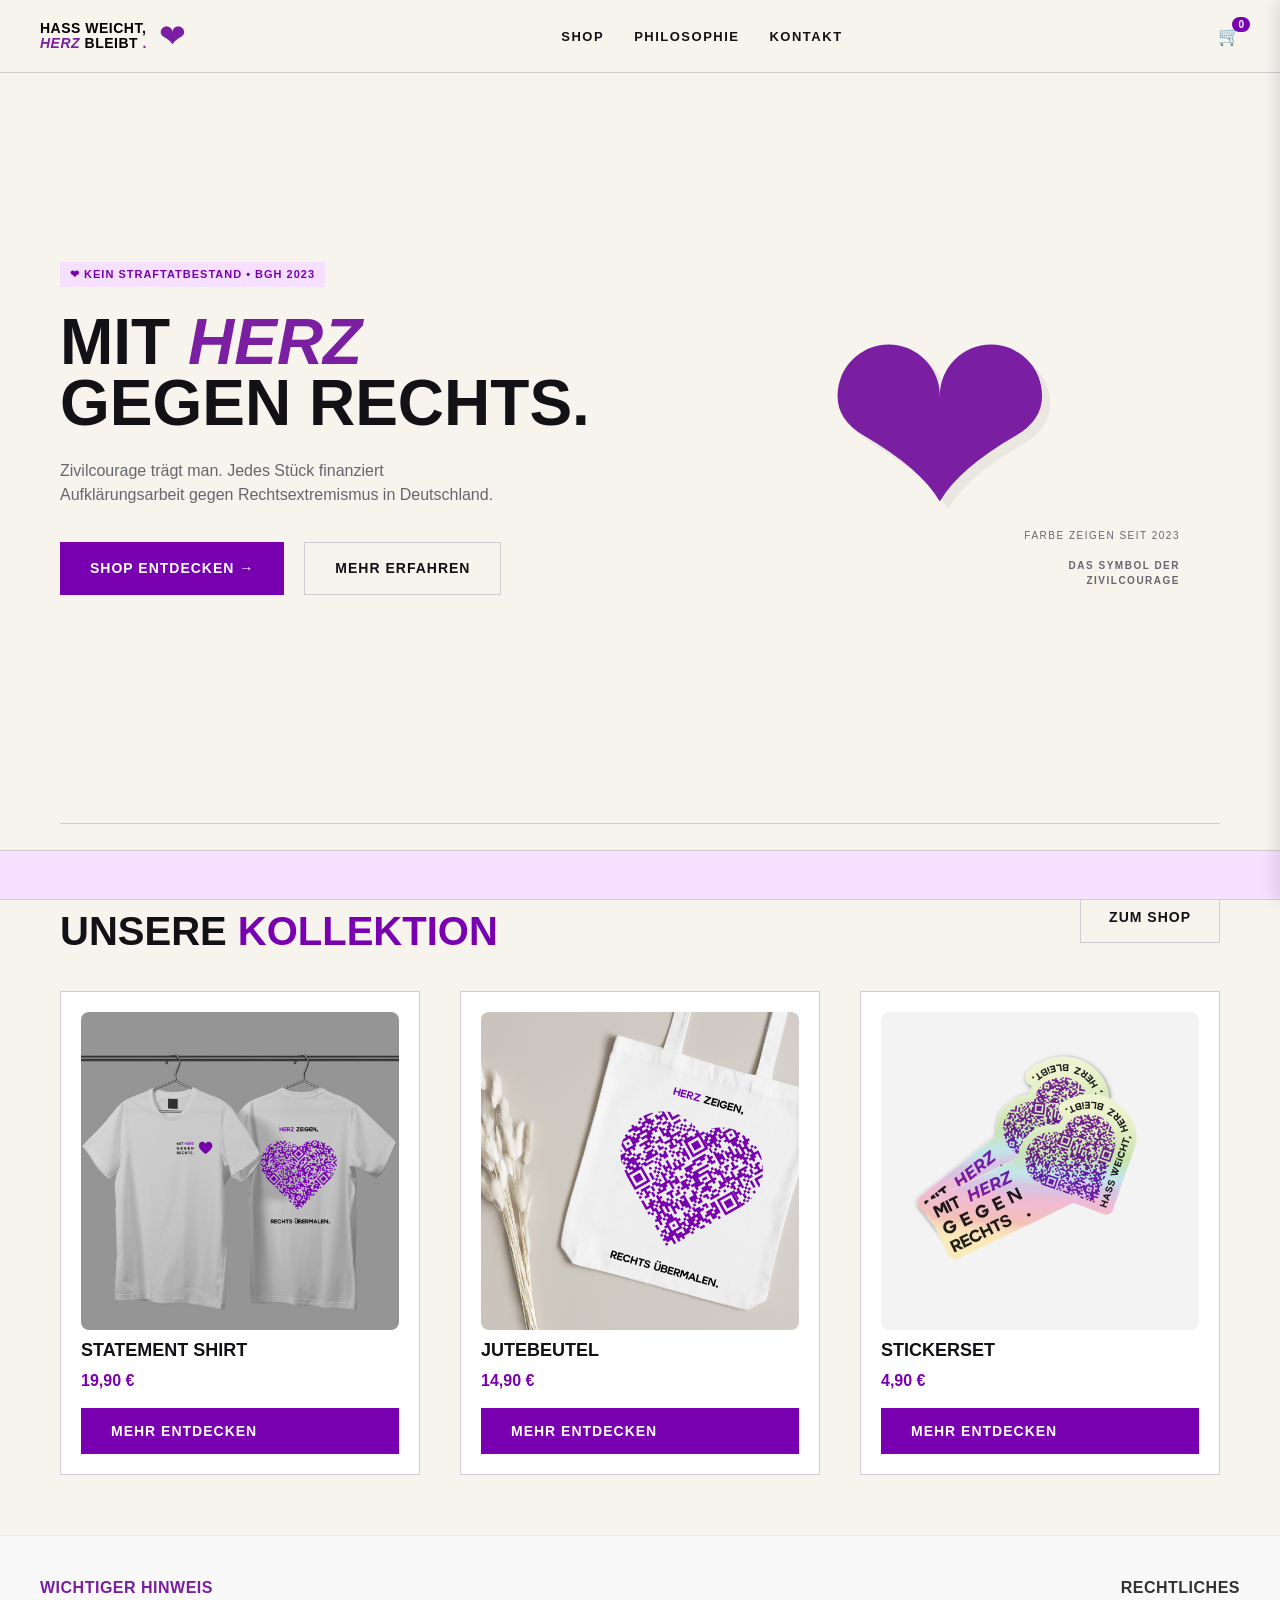
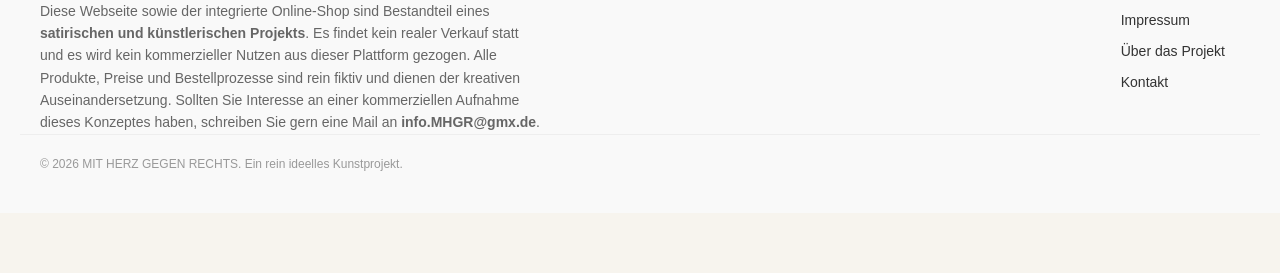
<file: index.html>
<!DOCTYPE html>
<html lang="de">
<head>
    <meta charset="UTF-8">
    <meta name="viewport" content="width=device-width, initial-scale=1.0">
    <title>MIT HERZ GEGEN RECHTS — Online Shop</title>
    <link rel="stylesheet" href="style.css">
    <link rel="icon" type="image/png" href="favicon.png">
</head>
<body>

    <header>
        <div class="nav-container">
            <a href="index.html" class="logo-section" style="display: flex; align-items: center; gap: 12px; text-decoration: none;">
                <div style="font-family: sans-serif; font-weight: 900; text-transform: uppercase; line-height: 1.1; font-size: 14px; color: #000000; letter-spacing: 0.5px;">
                    Hass weicht,<br><span style="color: #7A1FA2; font-style: italic;">herz</span>
                    bleibt <span style="color: #7A1FA2;">.</span>
                </div>
                <span style="color: #7A1FA2; font-size: 32px; line-height: 1;">❤&#xFE0E;</span>
            </a>
            <nav>
                <ul>
                    <li><a href="shop.html" id="nav-shop">Shop</a></li>
                    <li><a href="philosophie.html" id="nav-philosophie">Philosophie</a></li>
                    <li><a href="kontakt.html" id="nav-kontakt">Kontakt</a></li>
                </ul>
            </nav>
            <button class="cart-icon-btn" onclick="toggleCart()">
                🛒 <span class="cart-count" id="cart-count">0</span>
            </button>
        </div>
    </header>

    <main>
        <section class="hero-section">
            <div class="hero-text-side">
                <div class="tag-badge">❤&#xFE0E; KEIN STRAFTATBESTAND • BGH 2023</div>
                <!-- Slogan mit lila und kursivem "Herz" -->
                <h1 class="hero-title">Mit <span style="color: #7A1FA2; font-style: italic;">Herz</span><br>gegen Rechts.</h1>
                <p class="hero-description">
                    Zivilcourage trägt man. Jedes Stück finanziert Aufklärungsarbeit gegen Rechtsextremismus in Deutschland.
                </p>
                <div class="cta-buttons">
                    <a href="shop.html" class="btn-primary">Shop entdecken &rarr;</a>
                    <a href="philosophie.html" class="btn-secondary">Mehr erfahren</a>
                </div>
            </div>
            <div class="hero-graphic-side">
                <div class="big-heart" style="color: #7A1FA2;">❤</div>
                <div class="graphic-caption">
                    Farbe zeigen seit 2023<br><br>
                    <strong>Das Symbol der<br>Zivilcourage</strong>
                </div>
            </div>
        </section>

        <section class="shop-preview-section">
            <div class="shop-preview-header">
                <div>
                    <div class="section-subtitle">Shop</div>
                    <h2 class="section-title">Unsere <span>Kollektion</span></h2>
                </div>
                <a href="shop.html" class="btn-secondary">Zum Shop</a>
            </div>
            <div class="products-grid">
                <div class="product-card">
                    <div>
                        <div class="product-image-container">
                            <img src="shirt.png" alt="Statement Shirt Mit Herz gegen Rechts" class="product-image">
                        </div>
                        <div class="product-info">
                            <h3>Statement Shirt</h3>
                            <div class="product-price">19,90 €</div>
                        </div>
                    </div>
                    <button class="btn-primary" onclick="window.location.href='shop.html'">Mehr entdecken</button>
                </div>
                <div class="product-card">
                    <div>
                        <div class="product-image-container">
                            <img src="bag.png" alt="Jutebeutel Mit Herz gegen Rechts" class="product-image">
                        </div>
                        <div class="product-info">
                            <h3>Jutebeutel</h3>
                            <div class="product-price">14,90 €</div>
                        </div>
                    </div>
                    <button class="btn-primary" onclick="window.location.href='shop.html'">Mehr entdecken</button>
                </div>
                <div class="product-card">
                    <div>
                        <div class="product-image-container">
                            <img src="sticker.png" alt="Sticker Mit Herz gegen Rechts" class="product-image">
                        </div>
                        <div class="product-info">
                            <h3>Stickerset</h3>
                            <div class="product-price">4,90 €</div>
                        </div>
                    </div>
                    <button class="btn-primary" onclick="window.location.href='shop.html'">Mehr entdecken</button>
                </div>
            </div>
        </section>
    </main>

    <!-- Shopping Cart Sidebar -->
    <div class="cart-modal" id="cartModal">
        <div class="cart-header">
            <h2>Warenkorb</h2>
            <button class="close-cart" onclick="toggleCart()">&times;</button>
        </div>
        <div class="cart-items" id="cartItems">
            <!-- Items load dynamically -->
            <p style="color: var(--text-muted); text-align: center; margin-top: 40px;">Dein Warenkorb ist leer.</p>
        </div>
        <div class="cart-footer">
            <div class="cart-total">
                <span>Gesamtsumme:</span>
                <span id="cartTotal">0,00 €</span>
            </div>
            <button class="checkout-btn" onclick="alert('Vielen Dank für Ihre Bestellung!')">Zur Kasse</button>
        </div>
    </div>

    <!-- Ticker Marquee -->
    <div class="marquee-bar">
        <div class="marquee-content">
            <span>❤&#xFE0E; ZIVILCOURAGE</span>
            <span>• KEIN PLATZ FÜR HASS</span>
            <span>• MIT HERZ GEGEN RECHTS</span>
            <span>• ZIVILCOURAGE</span>
            <span>• KEIN PLATZ FÜR HASS</span>
            <span>• MIT HERZ GEGEN RECHTS</span>
        </div>
    </div>
<footer>
        <div class="footer-container">
            <div class="footer-info">
                <h3>Wichtiger Hinweis</h3>
                <p>
                    Diese Webseite sowie der integrierte Online-Shop sind Bestandteil eines 
                    <strong>satirischen und künstlerischen Projekts</strong>. Es findet kein realer Verkauf statt 
                    und es wird kein kommerzieller Nutzen aus dieser Plattform gezogen. Alle Produkte, 
                    Preise und Bestellprozesse sind rein fiktiv und dienen der kreativen Auseinandersetzung.
                    Sollten Sie Interesse an einer kommerziellen Aufnahme dieses Konzeptes haben, schreiben Sie gern eine Mail an <strong>info.MHGR@gmx.de</strong>.
                </p>
            </div>
            <div class="footer-links">
                <h3>Rechtliches</h3>
                <a href="#impressum" >Impressum</a>
                <a href="philosophie.html">Über das Projekt</a>
                <a href="kontakt.html">Kontakt</a>
            </div>
        </div>
        <div class="footer-bottom">
            <div class="footer-container">
                <p>&copy; 2026 MIT HERZ GEGEN RECHTS. Ein rein ideelles Kunstprojekt.</p>
            </div>
        </div>
    </footer>
    <script>
        // Shopping Cart Logic
        let cart = JSON.parse(localStorage.getItem('mhgr_cart')) || [];

        function saveCart() {
            localStorage.setItem('mhgr_cart', JSON.stringify(cart));
            updateCartUI();
        }

        function toggleCart() {
            document.getElementById('cartModal').classList.toggle('open');
        }

        function addToCart(name, price, sizeId) {
            const sizeSelect = document.getElementById(sizeId);
            const size = sizeSelect ? sizeSelect.value : 'Standard';
            
            const existingItem = cart.find(item => item.name === name && item.size === size);
            if (existingItem) {
                existingItem.qty += 1;
            } else {
                cart.push({ name, price, size, qty: 1 });
            }
            saveCart();
            document.getElementById('cartModal').classList.add('open');
        }

        function removeFromCart(index) {
            cart.splice(index, 1);
            saveCart();
        }

        function updateCartUI() {
            const cartCount = document.getElementById('cart-count');
            const cartItems = document.getElementById('cartItems');
            const cartTotal = document.getElementById('cartTotal');
            
            const totalQty = cart.reduce((sum, item) => sum + item.qty, 0);
            cartCount.textContent = totalQty;

            if (cart.length === 0) {
                cartItems.innerHTML = '<p style="color: var(--text-muted); text-align: center; margin-top: 40px;">Dein Warenkorb ist leer.</p>';
                cartTotal.textContent = '0,00 €';
                return;
            }

            let html = '';
            let total = 0;
            cart.forEach((item, index) => {
                const itemTotal = item.price * item.qty;
                total += itemTotal;
                html += `
                    <div class="cart-item">
                        <div class="cart-item-info">
                            <h4>${item.name}</h4>
                            <p>Größe: ${item.size} | Menge: ${item.qty}</p>
                        </div>
                        <div style="display: flex; align-items: center;">
                            <span class="cart-item-price">${itemTotal.toFixed(2).replace('.', ',')} €</span>
                            <button class="remove-item" onclick="removeFromCart(${index})">&times;</button>
                        </div>
                    </div>
                `;
            });
            cartItems.innerHTML = html;
            cartTotal.textContent = total.toFixed(2).replace('.', ',') + ' €';
        }

        const currentFile = window.location.pathname.split("/").pop();
        if (currentFile === "shop.html") document.getElementById('nav-shop')?.classList.add('active');
        if (currentFile === "philosophie.html") document.getElementById('nav-philosophie')?.classList.add('active');
        if (currentFile === "kontakt.html") document.getElementById('nav-kontakt')?.classList.add('active');

        updateCartUI();
    </script>
</body>
</html>
</file>
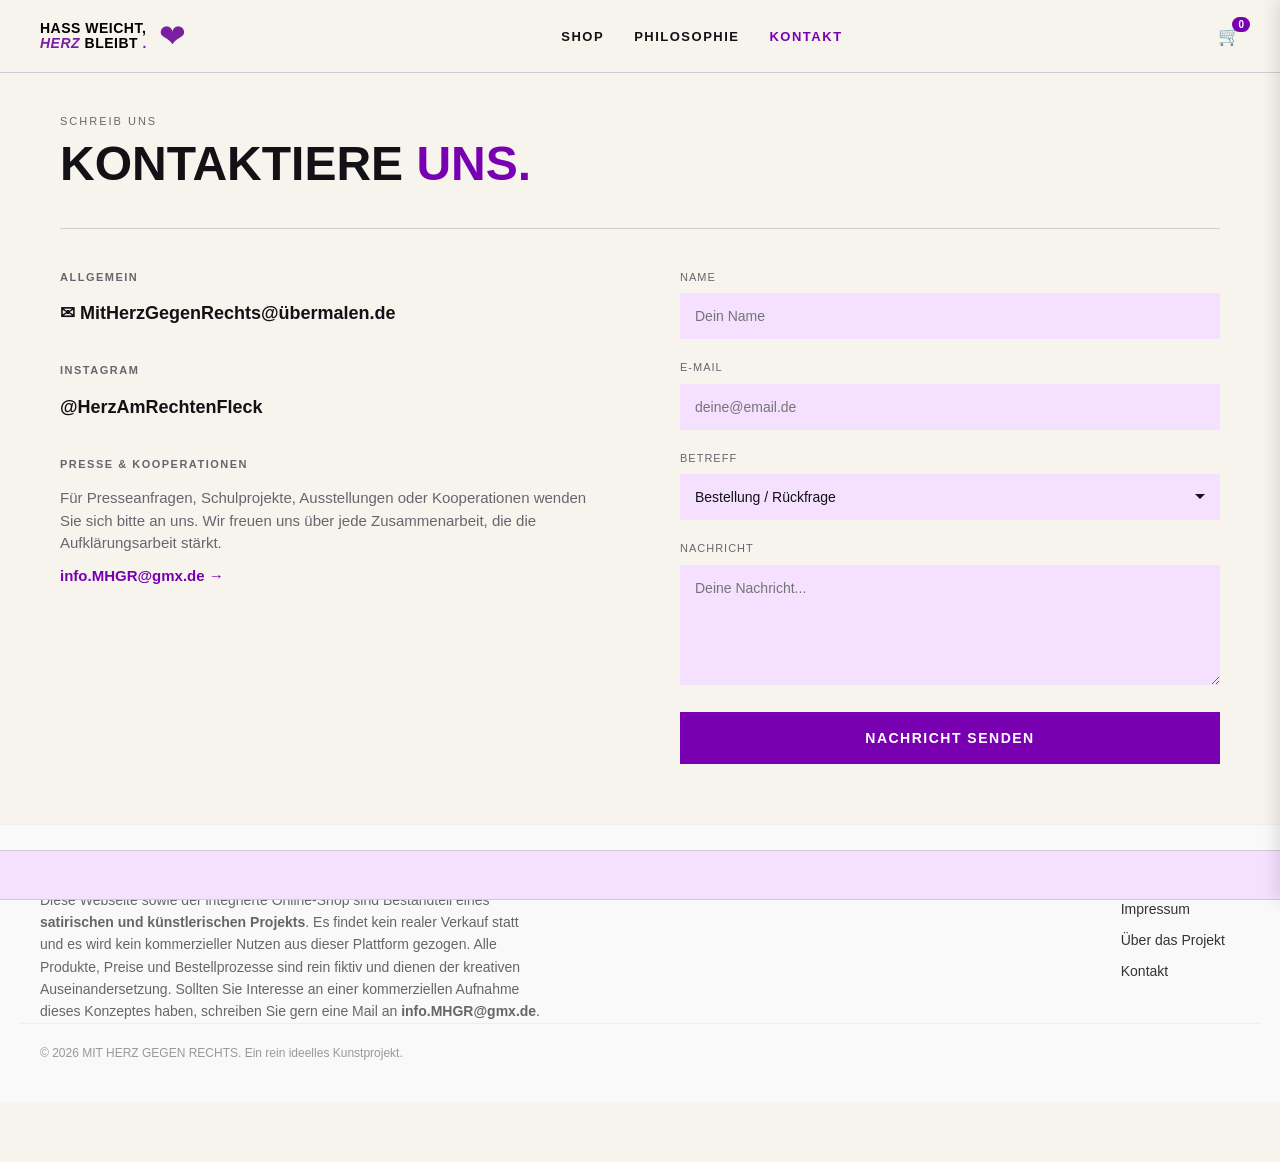
<file: kontakt.html>
<!DOCTYPE html>
<html lang="de">
<head>
    <meta charset="UTF-8">
    <meta name="viewport" content="width=device-width, initial-scale=1.0">
    <title>MIT HERZ GEGEN RECHTS- Online Shop</title>
    <link rel="stylesheet" href="style.css">
    <link rel="icon" type="image/png" href="favicon.png">
</head>
<body>

    <header>
        <div class="nav-container">
           <a href="index.html" class="logo-section" style="display: flex; align-items: center; gap: 12px; text-decoration: none;">
                <div style="font-family: sans-serif; font-weight: 900; text-transform: uppercase; line-height: 1.1; font-size: 14px; color: #000000; letter-spacing: 0.5px;">
                    Hass weicht,<br><span style="color: #7A1FA2; font-style: italic;">herz</span>
                    bleibt <span style="color: #7A1FA2;">.</span>
                </div>
                <span style="color: #7A1FA2; font-size: 32px; line-height: 1;">❤&#xFE0E;</span>
            </a>
            <nav>
                <ul>
                    <li><a href="shop.html" id="nav-shop">Shop</a></li>
                    <li><a href="philosophie.html" id="nav-philosophie">Philosophie</a></li>
                    <li><a href="kontakt.html" id="nav-kontakt">Kontakt</a></li>
                </ul>
            </nav>
            <button class="cart-icon-btn" onclick="toggleCart()">🛒
                 <span class="cart-count" id="cart-count">0</span>
            </button>
        </div>
    </header>

    <main>
        <div class="section-subtitle">Schreib uns</div>
        <h1 class="section-title">Kontaktiere <span>Uns.</span></h1>

        <section class="kontakt-grid">
            <div>
                <div class="kontakt-info-block">
                    <h3>Allgemein</h3>
                    <a href="mailto:hallo@uebermalen.de" class="kontakt-link">✉ MitHerzGegenRechts@übermalen.de</a>
                </div>

                <div class="kontakt-info-block">
                    <h3>Instagram</h3>
                    <a href="https://instagram.com/uebermalen.projekt" target="_blank" class="kontakt-link"> @HerzAmRechtenFleck</a>
                </div>

                <div class="kontakt-info-block">
                    <h3>Presse & Kooperationen</h3>
                    <p class="kontakt-text"> Für Presseanfragen, Schulprojekte, Ausstellungen oder Kooperationen wenden Sie sich bitte an uns. Wir freuen uns über jede Zusammenarbeit, die die Aufklärungsarbeit stärkt. </p>
                    <a href="mailto:info.MHGR@gmx.de" class="kontakt-link" style="font-size:15px; color:var(--primary-color); margin-top:10px;">info.MHGR@gmx.de &rarr;</a>
                </div>
            </div>

            <div>
                <form onsubmit="event.preventDefault(); alert('Ihre Nachricht wurde erfolgreich gesendet!'); this.reset();">
                    <div class="form-group">
                        <label for="name">Name</label>
                        <input type="text" id="name" class="form-control" placeholder="Dein Name" required>
                    </div>

                    <div class="form-group">
                        <label for="email">E-Mail</label>
                        <input type="email" id="email" class="form-control" placeholder="deine@email.de" required>
                    </div>

                    <div class="form-group">
                        <label for="betreff">Betreff</label>
                        <select id="betreff" class="form-control">
                            <option>Bestellung / Rückfrage</option>
                            <option>Kooperation</option>
                            <option>Presseanfrage</option>
                            <option>Allgemeines</option>
                        </select>
                    </div>

                    <div class="form-group">
                        <label for="nachricht">Nachricht</label>
                        <textarea id="nachricht" class="form-control" placeholder="Deine Nachricht..." required></textarea>
                    </div>

                    <button type="submit" class="btn-submit">Nachricht Senden</button>
                </form>
            </div>
        </section>
    </main>

    <!-- Shopping Cart Sidebar -->
    <div class="cart-modal" id="cartModal">
        <div class="cart-header">
            <h2>Warenkorb</h2>
            <button class="close-cart" onclick="toggleCart()">&times;</button>
        </div>
        <div class="cart-items" id="cartItems">
            <!-- Items load dynamically -->
            <p style="color: var(--text-muted); text-align: center; margin-top: 40px;">Dein Warenkorb ist leer.</p>
        </div>
        <div class="cart-footer">
            <div class="cart-total">
                <span>Gesamtsumme:</span>
                <span id="cartTotal">0,00 €</span>
            </div>
            <button class="checkout-btn" onclick="alert('Vielen Dank für Ihre Bestellung!')">Zur Kasse</button>
        </div>
    </div>

    <!-- Ticker Marquee -->
    <div class="marquee-bar">
        <div class="marquee-content">
            <span>❤&#xFE0E; ZIVILCOURAGE</span>
            <span>• KEIN PLATZ FÜR HASS</span>
            <span>• §303 STGB</span>
            <span>• ÜBERMALEN IST KEINE STRAFTAT</span>
            <span>• ZIVILCOURAGE</span>
            <span>• KEIN PLATZ FÜR HASS</span>
            <span>• §303 STGB</span>
            <span>• ÜBERMALEN IST KEINE STRAFTAT</span>
        </div>
    </div>
<footer>
        <div class="footer-container">
            <div class="footer-info">
                <h3>Wichtiger Hinweis</h3>
                <p>
                    Diese Webseite sowie der integrierte Online-Shop sind Bestandteil eines 
                    <strong>satirischen und künstlerischen Projekts</strong>. Es findet kein realer Verkauf statt 
                    und es wird kein kommerzieller Nutzen aus dieser Plattform gezogen. Alle Produkte, 
                    Preise und Bestellprozesse sind rein fiktiv und dienen der kreativen Auseinandersetzung.
                    Sollten Sie Interesse an einer kommerziellen Aufnahme dieses Konzeptes haben, schreiben Sie gern eine Mail an <strong>info.MHGR@gmx.de</strong>.
                </p>
            </div>
            <div class="footer-links">
                <h3>Rechtliches</h3>
                <a href="#impressum" >Impressum</a>
                <a href="philosophie.html">Über das Projekt</a>
                <a href="kontakt.html">Kontakt</a>
            </div>
        </div>
        <div class="footer-bottom">
            <div class="footer-container">
                <p>&copy; 2026 MIT HERZ GEGEN RECHTS. Ein rein ideelles Kunstprojekt.</p>
            </div>
        </div>
    </footer>
    <script>
        // Shopping Cart Logic
        let cart = JSON.parse(localStorage.getItem('uebermalen_cart')) || [];

        function saveCart() {
            localStorage.setItem('uebermalen_cart', JSON.stringify(cart));
            updateCartUI();
        }

        function toggleCart() {
            document.getElementById('cartModal').classList.toggle('open');
        }

        function addToCart(name, price, sizeId) {
            const sizeSelect = document.getElementById(sizeId);
            const size = sizeSelect ? sizeSelect.value : 'Standard';
            
            const existingItem = cart.find(item => item.name === name && item.size === size);
            if (existingItem) {
                existingItem.qty += 1;
            } else {
                cart.push({ name, price, size, qty: 1 });
            }
            saveCart();
            // Open cart to show user item was added
            document.getElementById('cartModal').classList.add('open');
        }

        function removeFromCart(index) {
            cart.splice(index, 1);
            saveCart();
        }

        function updateCartUI() {
            const cartCount = document.getElementById('cart-count');
            const cartItems = document.getElementById('cartItems');
            const cartTotal = document.getElementById('cartTotal');
            
            // Total quantity
            const totalQty = cart.reduce((sum, item) => sum + item.qty, 0);
            cartCount.textContent = totalQty;

            if (cart.length === 0) {
                cartItems.innerHTML = '<p style="color: var(--text-muted); text-align: center; margin-top: 40px;">Dein Warenkorb ist leer.</p>';
                cartTotal.textContent = '0,00 €';
                return;
            }

            let html = '';
            let total = 0;
            cart.forEach((item, index) => {
                const itemTotal = item.price * item.qty;
                total += itemTotal;
                html += `
                    <div class="cart-item">
                        <div class="cart-item-info">
                            <h4>${item.name}</h4>
                            <p>Größe: ${item.size} | Menge: ${item.qty}</p>
                        </div>
                        <div style="display: flex; align-items: center;">
                            <span class="cart-item-price">${itemTotal.toFixed(2).replace('.', ',')} €</span>
                            <button class="remove-item" onclick="removeFromCart(${index})">&times;</button>
                        </div>
                    </div>
                `;
            });
            cartItems.innerHTML = html;
            cartTotal.textContent = total.toFixed(2).replace('.', ',') + ' €';
        }

        // Highlight active nav item
        const currentFile = window.location.pathname.split("/").pop();
        if (currentFile === "shop.html") document.getElementById('nav-shop')?.classList.add('active');
        if (currentFile === "philosophie.html") document.getElementById('nav-philosophie')?.classList.add('active');
        if (currentFile === "kontakt.html") document.getElementById('nav-kontakt')?.classList.add('active');

        // Initial UI load
        updateCartUI();
    </script>
</body>
</html>
</file>
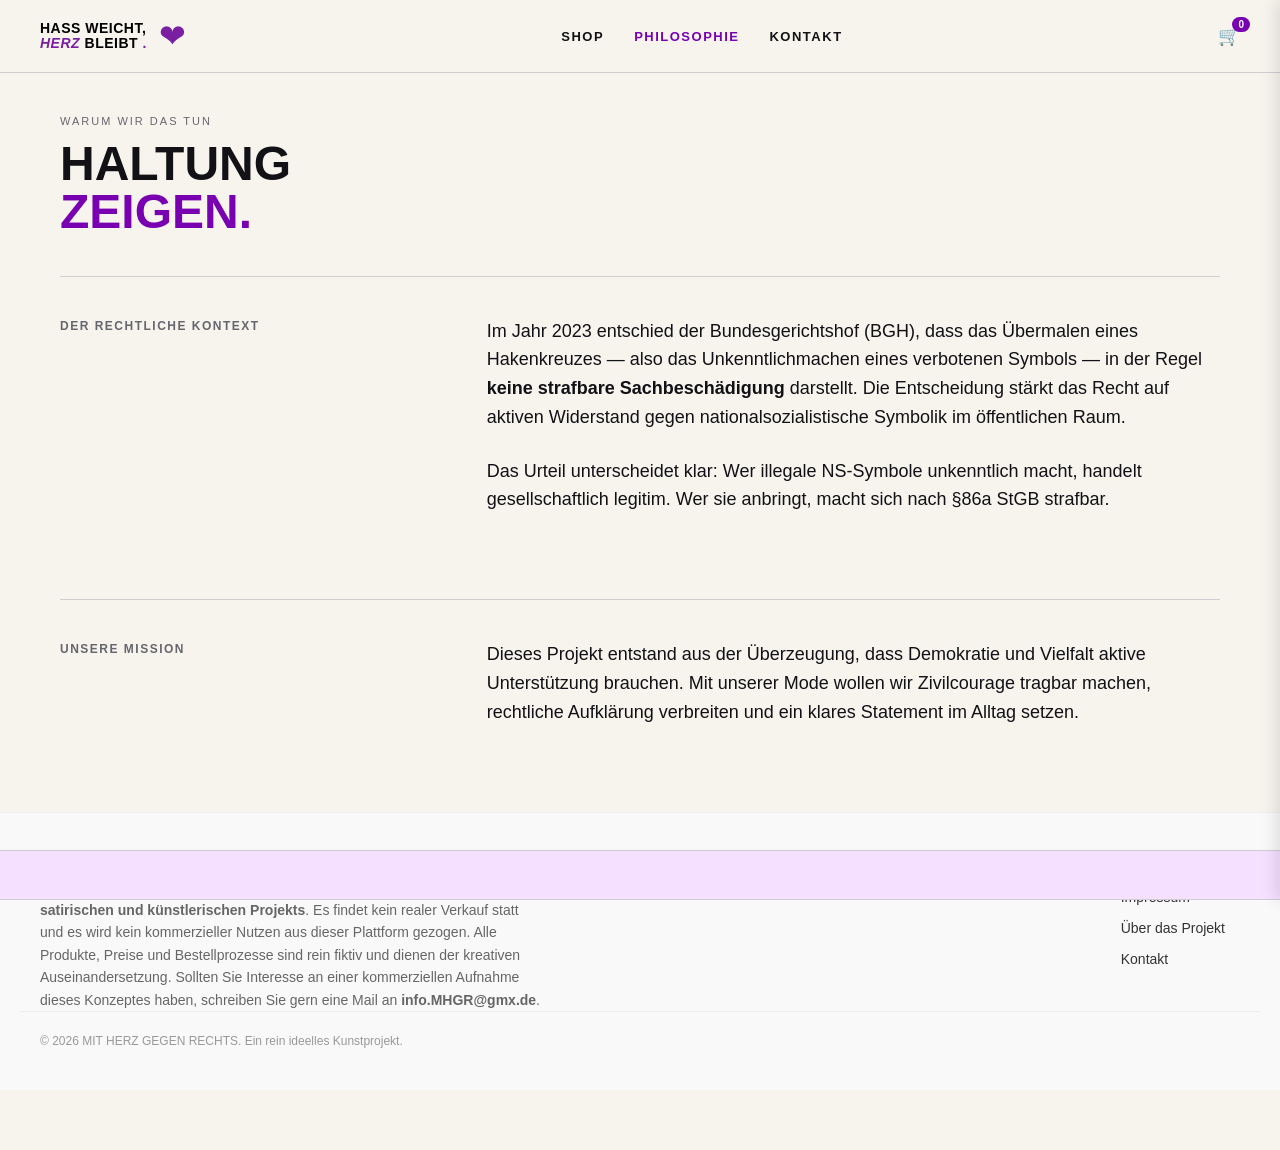
<file: philosophie.html>
<!DOCTYPE html>
<html lang="de">
<head>
    <meta charset="UTF-8">
    <meta name="viewport" content="width=device-width, initial-scale=1.0">
    <title>MIT HERZ GEGEN RECHTS- Online Shop</title>
    <link rel="stylesheet" href="style.css">
    <link rel="icon" type="image/png" href="favicon.png">
</head>
<body>

    <header>
        <div class="nav-container">
            <a href="index.html" class="logo-section" style="display: flex; align-items: center; gap: 12px; text-decoration: none;">
                <div style="font-family: sans-serif; font-weight: 900; text-transform: uppercase; line-height: 1.1; font-size: 14px; color: #000000; letter-spacing: 0.5px;">
                    Hass weicht,<br><span style="color: #7A1FA2; font-style: italic;">herz</span>
                    bleibt <span style="color: #7A1FA2;">.</span>
                </div>
                <span style="color: #7A1FA2; font-size: 32px; line-height: 1;">❤&#xFE0E;</span>
            </a>
            <nav>
                <ul>
                    <li><a href="shop.html" id="nav-shop">Shop</a></li>
                    <li><a href="philosophie.html" id="nav-philosophie">Philosophie</a></li>
                    <li><a href="kontakt.html" id="nav-kontakt">Kontakt</a></li>
                </ul>
            </nav>
            <button class="cart-icon-btn" onclick="toggleCart()">
                🛒 <span class="cart-count" id="cart-count">0</span>
            </button>
        </div>
    </header>

    <main>
        <div class="section-subtitle">Warum wir das tun</div>
        <h1 class="section-title">Haltung<br><span>Zeigen.</span></h1>

        <section class="content-grid">
            <div class="grid-label">Der rechtliche Kontext</div>
            <div class="grid-text">
                <p> Im Jahr 2023 entschied der Bundesgerichtshof (BGH), dass das Übermalen eines Hakenkreuzes — also das Unkenntlichmachen eines verbotenen Symbols — in der Regel <strong>keine strafbare Sachbeschädigung</strong> darstellt. Die Entscheidung stärkt das Recht auf aktiven Widerstand gegen nationalsozialistische Symbolik im öffentlichen Raum. </p>
                <p> Das Urteil unterscheidet klar: Wer illegale NS-Symbole unkenntlich macht, handelt gesellschaftlich legitim. Wer sie anbringt, macht sich nach §86a StGB strafbar. </p>
            </div>
        </section>

        <section class="content-grid" style="border-top: 1px solid var(--border-color); padding-top: 40px;">
            <div class="grid-label">Unsere Mission</div>
            <div class="grid-text">
                <p> Dieses Projekt entstand aus der Überzeugung, dass Demokratie und Vielfalt aktive Unterstützung brauchen. Mit unserer Mode wollen wir Zivilcourage tragbar machen, rechtliche Aufklärung verbreiten und ein klares Statement im Alltag setzen. </p>
            </div>
        </section>
    </main>

    <!-- Shopping Cart Sidebar -->
    <div class="cart-modal" id="cartModal">
        <div class="cart-header">
            <h2>Warenkorb</h2>
            <button class="close-cart" onclick="toggleCart()">&times;</button>
        </div>
        <div class="cart-items" id="cartItems">
            <!-- Items load dynamically -->
            <p style="color: var(--text-muted); text-align: center; margin-top: 40px;">Dein Warenkorb ist leer.</p>
        </div>
        <div class="cart-footer">
            <div class="cart-total">
                <span>Gesamtsumme:</span>
                <span id="cartTotal">0,00 €</span>
            </div>
            <button class="checkout-btn" onclick="alert('Vielen Dank für Ihre Bestellung!')">Zur Kasse</button>
        </div>
    </div>

    <!-- Ticker Marquee -->
    <div class="marquee-bar">
        <div class="marquee-content">
            <span>❤&#xFE0E; ZIVILCOURAGE</span>
            <span>• KEIN PLATZ FÜR HASS</span>
            <span>• §303 STGB</span>
            <span>• ÜBERMALEN IST KEINE STRAFTAT</span>
            <span>• ZIVILCOURAGE</span>
            <span>• KEIN PLATZ FÜR HASS</span>
            <span>• §303 STGB</span>
            <span>• ÜBERMALEN IST KEINE STRAFTAT</span>
        </div>
    </div>
<footer>
        <div class="footer-container">
            <div class="footer-info">
                <h3>Wichtiger Hinweis</h3>
                <p>
                    Diese Webseite sowie der integrierte Online-Shop sind Bestandteil eines 
                    <strong>satirischen und künstlerischen Projekts</strong>. Es findet kein realer Verkauf statt 
                    und es wird kein kommerzieller Nutzen aus dieser Plattform gezogen. Alle Produkte, 
                    Preise und Bestellprozesse sind rein fiktiv und dienen der kreativen Auseinandersetzung.
                    Sollten Sie Interesse an einer kommerziellen Aufnahme dieses Konzeptes haben, schreiben Sie gern eine Mail an <strong>info.MHGR@gmx.de</strong>.
                </p>
            </div>
            <div class="footer-links">
                <h3>Rechtliches</h3>
                <a href="#impressum" >Impressum</a>
                <a href="philosophie.html">Über das Projekt</a>
                <a href="kontakt.html">Kontakt</a>
            </div>
        </div>
        <div class="footer-bottom">
            <div class="footer-container">
                <p>&copy; 2026 MIT HERZ GEGEN RECHTS. Ein rein ideelles Kunstprojekt.</p>
            </div>
        </div>
    </footer>
    <script>
        // Shopping Cart Logic
        let cart = JSON.parse(localStorage.getItem('uebermalen_cart')) || [];

        function saveCart() {
            localStorage.setItem('uebermalen_cart', JSON.stringify(cart));
            updateCartUI();
        }

        function toggleCart() {
            document.getElementById('cartModal').classList.toggle('open');
        }

        function addToCart(name, price, sizeId) {
            const sizeSelect = document.getElementById(sizeId);
            const size = sizeSelect ? sizeSelect.value : 'Standard';
            
            const existingItem = cart.find(item => item.name === name && item.size === size);
            if (existingItem) {
                existingItem.qty += 1;
            } else {
                cart.push({ name, price, size, qty: 1 });
            }
            saveCart();
            // Open cart to show user item was added
            document.getElementById('cartModal').classList.add('open');
        }

        function removeFromCart(index) {
            cart.splice(index, 1);
            saveCart();
        }

        function updateCartUI() {
            const cartCount = document.getElementById('cart-count');
            const cartItems = document.getElementById('cartItems');
            const cartTotal = document.getElementById('cartTotal');
            
            // Total quantity
            const totalQty = cart.reduce((sum, item) => sum + item.qty, 0);
            cartCount.textContent = totalQty;

            if (cart.length === 0) {
                cartItems.innerHTML = '<p style="color: var(--text-muted); text-align: center; margin-top: 40px;">Dein Warenkorb ist leer.</p>';
                cartTotal.textContent = '0,00 €';
                return;
            }

            let html = '';
            let total = 0;
            cart.forEach((item, index) => {
                const itemTotal = item.price * item.qty;
                total += itemTotal;
                html += `
                    <div class="cart-item">
                        <div class="cart-item-info">
                            <h4>${item.name}</h4>
                            <p>Größe: ${item.size} | Menge: ${item.qty}</p>
                        </div>
                        <div style="display: flex; align-items: center;">
                            <span class="cart-item-price">${itemTotal.toFixed(2).replace('.', ',')} €</span>
                            <button class="remove-item" onclick="removeFromCart(${index})">&times;</button>
                        </div>
                    </div>
                `;
            });
            cartItems.innerHTML = html;
            cartTotal.textContent = total.toFixed(2).replace('.', ',') + ' €';
        }

        // Highlight active nav item
        const currentFile = window.location.pathname.split("/").pop();
        if (currentFile === "shop.html") document.getElementById('nav-shop')?.classList.add('active');
        if (currentFile === "philosophie.html") document.getElementById('nav-philosophie')?.classList.add('active');
        if (currentFile === "kontakt.html") document.getElementById('nav-kontakt')?.classList.add('active');

        // Initial UI load
        updateCartUI();
    </script>
</body>
</html>
</file>
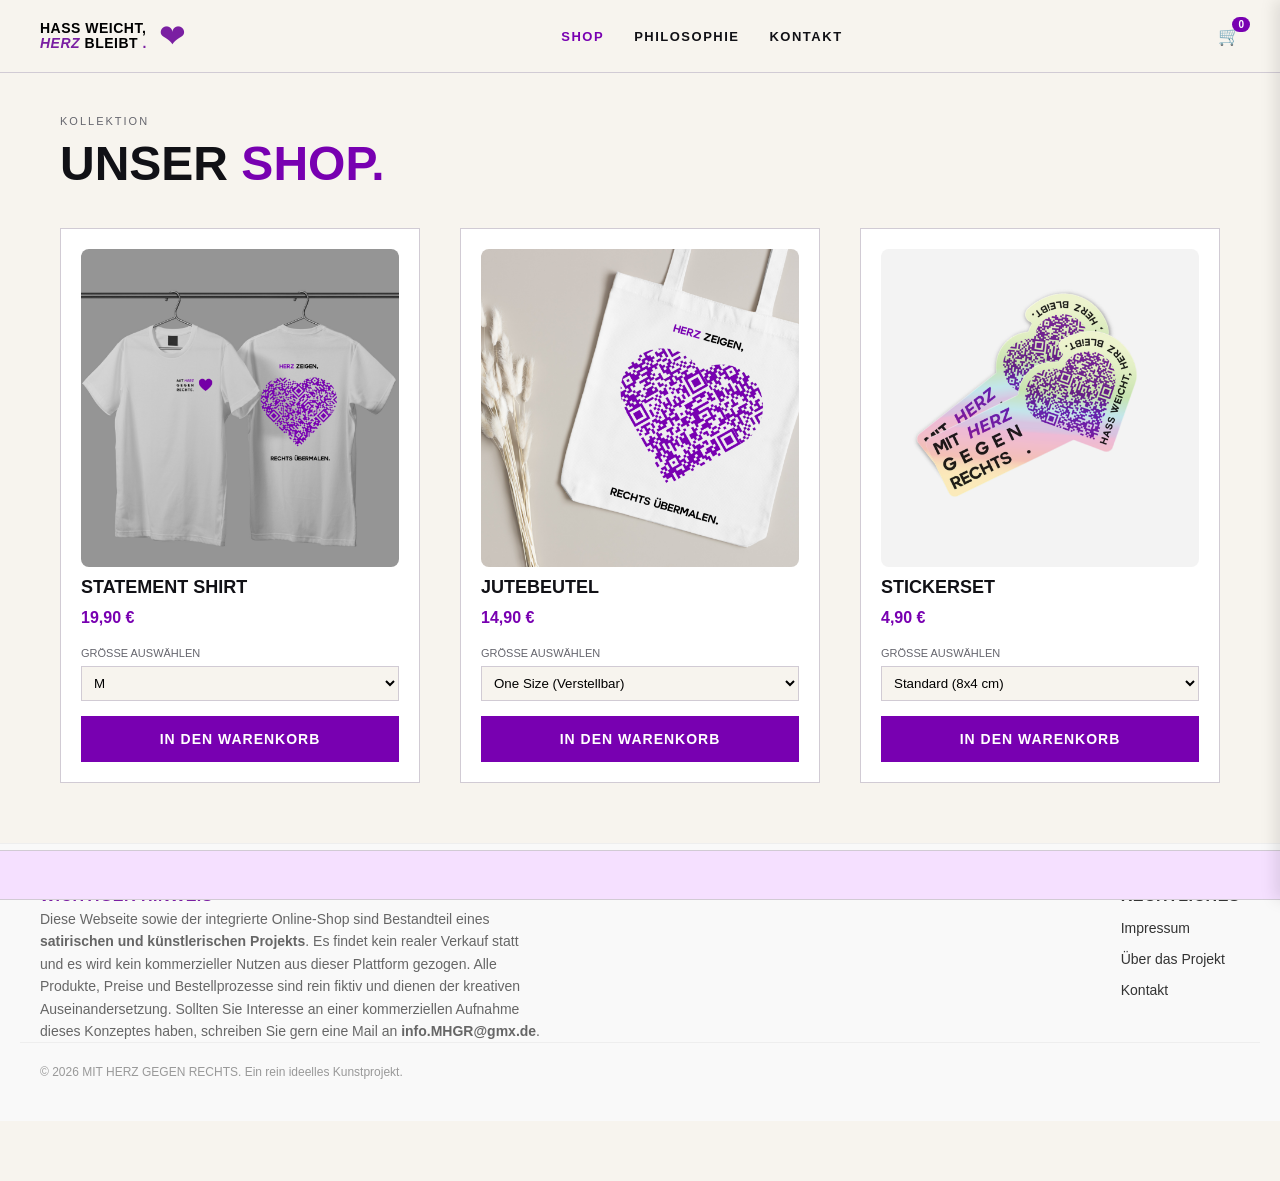
<file: shop.html>
<!DOCTYPE html>
<html lang="de">
<head>
    <meta charset="UTF-8">
    <meta name="viewport" content="width=device-width, initial-scale=1.0">
    <title>MIT HERZ GEGEN RECHTS- Online Shop</title>
    <link rel="stylesheet" href="style.css">
    <link rel="icon" type="image/png" href="favicon.png">
</head>
<body>

    <header>
        <div class="nav-container">
          <a href="index.html" class="logo-section" style="display: flex; align-items: center; gap: 12px; text-decoration: none;">
                <div style="font-family: sans-serif; font-weight: 900; text-transform: uppercase; line-height: 1.1; font-size: 14px; color: #000000; letter-spacing: 0.5px;">
                    Hass weicht,<br><span style="color: #7A1FA2; font-style: italic;">herz</span>
                    bleibt <span style="color: #7A1FA2;">.</span>
                </div>
                <span style="color: #7A1FA2; font-size: 32px; line-height: 1;">❤&#xFE0E;</span>
            </a>
            <nav>
                <ul>
                    <li><a href="shop.html" id="nav-shop">Shop</a></li>
                    <li><a href="philosophie.html" id="nav-philosophie">Philosophie</a></li>
                    <li><a href="kontakt.html" id="nav-kontakt">Kontakt</a></li>
                </ul>
            </nav>
            <button class="cart-icon-btn" onclick="toggleCart()">
                🛒 <span class="cart-count" id="cart-count">0</span>
            </button>
        </div>
    </header>

    <main>
        <div class="section-subtitle">Kollektion</div>
        <h1 class="section-title">Unser <span>Shop.</span></h1>

        <section class="products-grid">
            <!-- Product 1 -->
            <div class="product-card">
                <div>
                    <div class="product-image-container">
                        <img src="shirt.png" alt="Statement Shirt Mit Herz gegen Rechts" class="product-image">
                    </div>
                    <div class="product-info">
                        <h3>Statement Shirt</h3>
                        <div class="product-price">19,90 €</div>
                    </div>
                    <div class="product-options">
                        <label for="size-shirt">Größe auswählen</label>
                        <select id="size-shirt" class="size-select">
                            <option value="S">S</option>
                            <option value="M" selected>M</option>
                            <option value="L">L</option>
                            <option value="XL">XL</option>
                        </select>
                    </div>
                </div>
                <button class="btn-primary" style="width:100%; justify-content:center;" onclick="addToCart('Statement Shirt', 19.90, 'size-shirt')">In den Warenkorb</button>
            </div>

            <!-- Product 2 -->
            <div class="product-card">
                <div>
                    <div class="product-image-container">
                        <img src="bag.png" alt="Jutebeutel Mit Herz gegen Rechts" class="product-image">
                    </div>
                    <div class="product-info">
                        <h3>Jutebeutel</h3>
                        <div class="product-price">14,90 €</div>
                    </div>
                    <div class="product-options">
                        <label for="size-cap">Größe auswählen</label>
                        <select id="size-cap" class="size-select">
                            <option value="One Size">One Size (Verstellbar)</option>
                        </select>
                    </div>
                </div>
                <button class="btn-primary" style="width:100%; justify-content:center;" onclick="addToCart('Jutebeutel', 14.90, 'size-cap')">In den Warenkorb</button>
            </div>

            <!-- Product 3 -->
            <div class="product-card">
                <div>
                    <div class="product-image-container">
                        <img src="sticker.png" alt="Sticker Mit Herz gegen Rechts" class="product-image">
                    </div>
                    <div class="product-info">
                        <h3>Stickerset</h3>
                        <div class="product-price">4,90 €</div>
                    </div>
                    <div class="product-options">
                        <label for="size-bag">Größe auswählen</label>
                        <select id="size-bag" class="size-select">
                            <option value="Standard">Standard (8x4 cm)</option>
                        </select>
                    </div>
                </div>
                <button class="btn-primary" style="width:100%; justify-content:center;" onclick="addToCart('Stickerset', 4.90, 'size-bag')">In den Warenkorb</button>
            </div>
        </section>
    </main>

    <!-- Shopping Cart Sidebar -->
    <div class="cart-modal" id="cartModal">
        <div class="cart-header">
            <h2>Warenkorb</h2>
            <button class="close-cart" onclick="toggleCart()">&times;</button>
        </div>
        <div class="cart-items" id="cartItems">
            <!-- Items load dynamically -->
            <p style="color: var(--text-muted); text-align: center; margin-top: 40px;">Dein Warenkorb ist leer.</p>
        </div>
        <div class="cart-footer">
            <div class="cart-total">
                <span>Gesamtsumme:</span>
                <span id="cartTotal">0,00 €</span>
            </div>
            <button class="checkout-btn" onclick="alert('Vielen Dank für Ihre Bestellung!')">Zur Kasse</button>
        </div>
    </div>

    <!-- Ticker Marquee -->
    <div class="marquee-bar">
        <div class="marquee-content">
            <span>❤&#xFE0E; ZIVILCOURAGE</span>
            <span>• KEIN PLATZ FÜR HASS</span>
            <span>• §303 STGB</span>
            <span>• ÜBERMALEN IST KEINE STRAFTAT</span>
            <span>• ZIVILCOURAGE</span>
            <span>• KEIN PLATZ FÜR HASS</span>
            <span>• §303 STGB</span>
            <span>• ÜBERMALEN IST KEINE STRAFTAT</span>
        </div>
    </div>
<footer>
        <div class="footer-container">
            <div class="footer-info">
                <h3>Wichtiger Hinweis</h3>
                <p>
                    Diese Webseite sowie der integrierte Online-Shop sind Bestandteil eines 
                    <strong>satirischen und künstlerischen Projekts</strong>. Es findet kein realer Verkauf statt 
                    und es wird kein kommerzieller Nutzen aus dieser Plattform gezogen. Alle Produkte, 
                    Preise und Bestellprozesse sind rein fiktiv und dienen der kreativen Auseinandersetzung.
                    Sollten Sie Interesse an einer kommerziellen Aufnahme dieses Konzeptes haben, schreiben Sie gern eine Mail an <strong>info.MHGR@gmx.de</strong>.
                </p>
            </div>
            <div class="footer-links">
                <h3>Rechtliches</h3>
                <a href="#impressum" >Impressum</a>
                <a href="philosophie.html">Über das Projekt</a>
                <a href="kontakt.html">Kontakt</a>
            </div>
        </div>
        <div class="footer-bottom">
            <div class="footer-container">
                <p>&copy; 2026 MIT HERZ GEGEN RECHTS. Ein rein ideelles Kunstprojekt.</p>
            </div>
        </div>
    </footer>
    <script>
        // Shopping Cart Logic
        let cart = JSON.parse(localStorage.getItem('uebermalen_cart')) || [];

        function saveCart() {
            localStorage.setItem('uebermalen_cart', JSON.stringify(cart));
            updateCartUI();
        }

        function toggleCart() {
            document.getElementById('cartModal').classList.toggle('open');
        }

        function addToCart(name, price, sizeId) {
            const sizeSelect = document.getElementById(sizeId);
            const size = sizeSelect ? sizeSelect.value : 'Standard';
            
            const existingItem = cart.find(item => item.name === name && item.size === size);
            if (existingItem) {
                existingItem.qty += 1;
            } else {
                cart.push({ name, price, size, qty: 1 });
            }
            saveCart();
            // Open cart to show user item was added
            document.getElementById('cartModal').classList.add('open');
        }

        function removeFromCart(index) {
            cart.splice(index, 1);
            saveCart();
        }

        function updateCartUI() {
            const cartCount = document.getElementById('cart-count');
            const cartItems = document.getElementById('cartItems');
            const cartTotal = document.getElementById('cartTotal');
            
            // Total quantity
            const totalQty = cart.reduce((sum, item) => sum + item.qty, 0);
            cartCount.textContent = totalQty;

            if (cart.length === 0) {
                cartItems.innerHTML = '<p style="color: var(--text-muted); text-align: center; margin-top: 40px;">Dein Warenkorb ist leer.</p>';
                cartTotal.textContent = '0,00 €';
                return;
            }

            let html = '';
            let total = 0;
            cart.forEach((item, index) => {
                const itemTotal = item.price * item.qty;
                total += itemTotal;
                html += `
                    <div class="cart-item">
                        <div class="cart-item-info">
                            <h4>${item.name}</h4>
                            <p>Größe: ${item.size} | Menge: ${item.qty}</p>
                        </div>
                        <div style="display: flex; align-items: center;">
                            <span class="cart-item-price">${itemTotal.toFixed(2).replace('.', ',')} €</span>
                            <button class="remove-item" onclick="removeFromCart(${index})">&times;</button>
                        </div>
                    </div>
                `;
            });
            cartItems.innerHTML = html;
            cartTotal.textContent = total.toFixed(2).replace('.', ',') + ' €';
        }

        // Highlight active nav item
        const currentFile = window.location.pathname.split("/").pop();
        if (currentFile === "shop.html") document.getElementById('nav-shop')?.classList.add('active');
        if (currentFile === "philosophie.html") document.getElementById('nav-philosophie')?.classList.add('active');
        if (currentFile === "kontakt.html") document.getElementById('nav-kontakt')?.classList.add('active');

        // Initial UI load
        updateCartUI();
    </script>
</body>
</html>
</file>
<file: style.css>
/* CSS Stylesheet for Übermalen Online Shop */
:root {
    --bg-color: #f7f4ee;
    --primary-color: #7800b1;
    --primary-light: #f5e0ff;
    --text-dark: #111116;
    --text-muted: #66666e;
    --border-color: #d1cbd4;
    --white: #ffffff;
    --font-main: 'Helvetica Neue', Arial, sans-serif;
}

*, *::before, *::after {
    box-sizing: border-box;
    margin: 0;
    padding: 0;
}

body {
    background-color: var(--bg-color);
    color: var(--text-dark);
    font-family: var(--font-main);
    line-height: 1.5;
    padding-bottom: 60px;
}

/* Header & Navigation */
header {
    border-bottom: 1px solid var(--border-color);
    padding: 20px 40px;
    background-color: var(--bg-color);
    position: sticky;
    top: 0;
    z-index: 100;
}

.nav-container {
    max-width: 1200px;
    margin: 0 auto;
    display: flex;
    justify-content: space-between;
    align-items: center;
}

.logo-section {
    display: flex;
    align-items: center;
    gap: 10px;
    text-decoration: none;
    color: var(--text-dark);
}

.logo-heart {
    color: var(--primary-color);
    font-size: 24px;
}

.logo-text {
    font-weight: 900;
    font-size: 20px;
    text-transform: uppercase;
    letter-spacing: 1px;
}

.logo-text span {
    color: var(--primary-color);
}

.logo-subtext {
    font-size: 10px;
    letter-spacing: 2px;
    color: var(--text-muted);
    text-transform: uppercase;
    margin-left: 10px;
}

nav ul {
    display: flex;
    list-style: none;
    gap: 30px;
}

nav ul li a {
    text-decoration: none;
    color: var(--text-dark);
    text-transform: uppercase;
    font-size: 13px;
    font-weight: 600;
    letter-spacing: 1.5px;
    transition: color 0.2s ease;
}

nav ul li a:hover, nav ul li a.active {
    color: var(--primary-color);
}

.cart-icon-btn {
    background: none;
    border: none;
    cursor: pointer;
    position: relative;
    color: var(--text-dark);
    font-size: 18px;
}

.cart-count {
    position: absolute;
    top: -8px;
    right: -10px;
    background-color: var(--primary-color);
    color: var(--white);
    font-size: 10px;
    font-weight: bold;
    padding: 2px 6px;
    border-radius: 10px;
}

/* Main Content Containers */
main {
    max-width: 1200px;
    margin: 40px auto;
    padding: 0 20px;
}

/* Hero Section (Index/Home) */
.hero-section {
    display: flex;
    align-items: center;
    justify-content: space-between;
    min-height: 70vh;
    gap: 40px;
}

.hero-text-side {
    flex: 1;
}

.tag-badge {
    display: inline-block;
    background-color: var(--primary-light);
    color: var(--primary-color);
    font-size: 11px;
    font-weight: bold;
    padding: 4px 10px;
    text-transform: uppercase;
    letter-spacing: 1px;
    margin-bottom: 25px;
}

.hero-title {
    font-size: 64px;
    font-weight: 900;
    line-height: 0.95;
    text-transform: uppercase;
    margin-bottom: 25px;
    color: var(--text-dark);
}

.hero-title span.strike {
    color: var(--primary-color);
    position: relative;
    display: inline-block;
}

.hero-title span.strike::after {
    content: "";
    position: absolute;
    left: 0;
    top: 50%;
    width: 100%;
    height: 4px;
    background-color: var(--text-dark);
    transform: translateY(-50%);
}

.hero-description {
    font-size: 16px;
    color: var(--text-muted);
    max-width: 450px;
    margin-bottom: 35px;
}

.cta-buttons {
    display: flex;
    gap: 20px;
}

.btn-primary {
    background-color: var(--primary-color);
    color: var(--white);
    border: none;
    padding: 15px 30px;
    font-size: 14px;
    font-weight: bold;
    text-transform: uppercase;
    letter-spacing: 1px;
    cursor: pointer;
    text-decoration: none;
    display: inline-flex;
    align-items: center;
    gap: 10px;
    transition: background-color 0.2s ease;
}

.btn-primary:hover {
    background-color: #7800b1;
}

.btn-secondary {
    background-color: transparent;
    color: var(--text-dark);
    border: 1px solid var(--border-color);
    padding: 15px 30px;
    font-size: 14px;
    font-weight: bold;
    text-transform: uppercase;
    letter-spacing: 1px;
    cursor: pointer;
    text-decoration: none;
    transition: background-color 0.2s ease;
}

.btn-secondary:hover {
    background-color: rgba(0, 0, 0, 0.04);
}

.hero-graphic-side {
    flex: 1;
    display: flex;
    justify-content: center;
    align-items: center;
    position: relative;
}

.big-heart {
    font-size: 280px;
    color: var(--primary-color);
    filter: drop-shadow(8px 8px 0px rgba(0,0,0,0.05));
    line-height: 1;
}

.shop-preview-section {
    margin-top: 80px;
    padding-top: 60px;
    border-top: 1px solid var(--border-color);
}

.shop-preview-header {
    display: flex;
    align-items: center;
    justify-content: space-between;
    gap: 20px;
    margin-bottom: 40px;
}

.shop-preview-header .section-title {
    font-size: 40px;
    margin-bottom: 0;
}

.shop-preview-header .btn-secondary {
    padding: 14px 28px;
}

.products-grid {
    display: grid;
    grid-template-columns: repeat(auto-fill, minmax(300px, 1fr));
    gap: 40px;
}

.graphic-caption {
    position: absolute;
    bottom: -20px;
    right: 40px;
    font-size: 10px;
    text-transform: uppercase;
    letter-spacing: 1.5px;
    color: var(--text-muted);
    text-align: right;
}

/* Ticker Marquee */
.marquee-bar {
    background-color: var(--primary-light);
    border-top: 1px solid var(--border-color);
    border-bottom: 1px solid var(--border-color);
    padding: 12px 0;
    overflow: hidden;
    white-space: nowrap;
    position: fixed;
    bottom: 0;
    width: 100%;
    z-index: 99;
}

.marquee-content {
    display: inline-block;
    animation: marquee 25s linear infinite;
    padding-left: 100%;
}

.marquee-content span {
    font-size: 11px;
    text-transform: uppercase;
    letter-spacing: 2px;
    color: var(--primary-color);
    font-weight: bold;
    margin-right: 50px;
}

@keyframes marquee {
    0% { transform: translate3d(0, 0, 0); }
    100% { transform: translate3d(-100%, 0, 0); }
}

/* Philosophie Page */
.section-subtitle {
    font-size: 11px;
    text-transform: uppercase;
    letter-spacing: 2px;
    color: var(--text-muted);
    margin-bottom: 10px;
}

.section-title {
    font-size: 48px;
    font-weight: 900;
    text-transform: uppercase;
    margin-bottom: 40px;
    line-height: 1;
}

.section-title span {
    color: var(--primary-color);
}

.content-grid {
    display: grid;
    grid-template-columns: 1fr 2fr;
    gap: 60px;
    border-top: 1px solid var(--border-color);
    padding-top: 40px;
    margin-bottom: 60px;
}

.grid-label {
    font-size: 12px;
    text-transform: uppercase;
    letter-spacing: 1.5px;
    font-weight: bold;
    color: var(--text-muted);
}

.grid-text p {
    font-size: 18px;
    line-height: 1.6;
    margin-bottom: 25px;
    color: var(--text-dark);
}

.grid-text p strong {
    font-weight: 700;
}

/* Kontakt Form */
.kontakt-grid {
    display: grid;
    grid-template-columns: 1fr 1fr;
    gap: 80px;
    border-top: 1px solid var(--border-color);
    padding-top: 40px;
}

.kontakt-info-block {
    margin-bottom: 35px;
}

.kontakt-info-block h3 {
    font-size: 11px;
    text-transform: uppercase;
    letter-spacing: 1.5px;
    color: var(--text-muted);
    margin-bottom: 15px;
}

.kontakt-link {
    color: var(--text-dark);
    font-size: 18px;
    text-decoration: none;
    font-weight: bold;
    display: inline-flex;
    align-items: center;
    gap: 8px;
}

.kontakt-link:hover {
    color: var(--primary-color);
}

.kontakt-text {
    font-size: 15px;
    color: var(--text-muted);
    line-height: 1.5;
}

.form-group {
    margin-bottom: 20px;
}

.form-group label {
    display: block;
    font-size: 11px;
    text-transform: uppercase;
    letter-spacing: 1px;
    color: var(--text-muted);
    margin-bottom: 8px;
}

.form-control {
    width: 100%;
    background-color: var(--primary-light);
    border: none;
    padding: 15px;
    font-family: var(--font-main);
    font-size: 14px;
    color: var(--text-dark);
    outline: none;
    transition: background-color 0.2s ease;
}

.form-control:focus {
    background-color: #decfff;
}

select.form-control {
    appearance: none;
    background-image: url("data:image/svg+xml;utf8,<svg xmlns='http://www.w3.org/2000/svg' width='10' height='6' viewBox='0 0 10 6'><path d='M0 0l5 5 5-5z' fill='%23111116'/></svg>");
    background-repeat: no-repeat;
    background-position: right 15px center;
}

textarea.form-control {
    min-height: 120px;
    resize: vertical;
}

.btn-submit {
    width: 100%;
    background-color: var(--primary-color);
    color: var(--white);
    border: none;
    padding: 18px;
    font-size: 14px;
    font-weight: bold;
    text-transform: uppercase;
    letter-spacing: 1.5px;
    cursor: pointer;
    transition: background-color 0.2s ease;
}

.btn-submit:hover {
    background-color: #7800b1;
}

/* Shop / Products */
.products-grid {
    display: grid;
    grid-template-columns: repeat(auto-fill, minmax(300px, 1fr));
    gap: 40px;
}

.product-card {
    background-color: var(--white);
    border: 1px solid var(--border-color);
    padding: 20px;
    display: flex;
    flex-direction: column;
    justify-content: space-between;
}

.product-image-placeholder {
    background-color: var(--bg-color);
    height: 250px;
    display: flex;
    justify-content: center;
    align-items: center;
    margin-bottom: 20px;
    font-size: 64px;
    color: var(--primary-color);
}

.product-info h3 {
    font-size: 18px;
    font-weight: bold;
    text-transform: uppercase;
    margin-bottom: 5px;
}

.product-price {
    font-size: 16px;
    font-weight: bold;
    color: var(--primary-color);
    margin-bottom: 15px;
}

.product-options {
    margin-bottom: 15px;
}

.product-options label {
    font-size: 11px;
    text-transform: uppercase;
    color: var(--text-muted);
    display: block;
    margin-bottom: 5px;
}

.size-select {
    width: 100%;
    padding: 8px;
    border: 1px solid var(--border-color);
    background-color: var(--bg-color);
    outline: none;
}

/* Shopping Cart Drawer/Modal */
.cart-modal {
    position: fixed;
    top: 0;
    right: -400px;
    width: 400px;
    height: 100vh;
    background-color: var(--white);
    box-shadow: -5px 0 15px rgba(0,0,0,0.1);
    z-index: 1000;
    transition: right 0.3s ease;
    padding: 30px;
    display: flex;
    flex-direction: column;
}

.cart-modal.open {
    right: 0;
}

.cart-header {
    display: flex;
    justify-content: space-between;
    align-items: center;
    border-bottom: 1px solid var(--border-color);
    padding-bottom: 15px;
    margin-bottom: 20px;
}

.cart-header h2 {
    font-size: 20px;
    text-transform: uppercase;
    font-weight: 900;
}

.close-cart {
    background: none;
    border: none;
    font-size: 24px;
    cursor: pointer;
    color: var(--text-dark);
}

.cart-items {
    flex: 1;
    overflow-y: auto;
}

.cart-item {
    display: flex;
    justify-content: space-between;
    align-items: center;
    padding: 15px 0;
    border-bottom: 1px solid var(--bg-color);
}

.cart-item-info h4 {
    font-size: 14px;
    text-transform: uppercase;
}

.cart-item-info p {
    font-size: 12px;
    color: var(--text-muted);
}

.cart-item-price {
    font-weight: bold;
    font-size: 14px;
}

.remove-item {
    background: none;
    border: none;
    color: #ff4d4d;
    cursor: pointer;
    font-size: 12px;
    margin-left: 10px;
}

.cart-footer {
    border-top: 1px solid var(--border-color);
    padding-top: 20px;
}

.cart-total {
    display: flex;
    justify-content: space-between;
    font-weight: bold;
    font-size: 18px;
    margin-bottom: 20px;
}

.checkout-btn {
    width: 100%;
    background-color: var(--primary-color);
    color: var(--white);
    border: none;
    padding: 15px;
    text-transform: uppercase;
    font-weight: bold;
    cursor: pointer;
    letter-spacing: 1px;
}
footer {
            background-color: #f9f9f9;
            border-top: 1px solid #eeeeee;
            padding: 40px 20px;
            font-family: sans-serif;
            color: #333333;
            margin-top: 60px;
        }
        .footer-container {
            max-width: 1200px;
            margin: 0 auto;
            display: flex;
            flex-direction: column;
            gap: 30px;
        }
        @media (min-width: 768px) {
            .footer-container {
                flex-direction: row;
                justify-content: space-between;
                align-items: flex-start;
            }
        }
        .footer-info {
            max-width: 500px;
        }
        .footer-info h3 {
            color: #7A1FA2;
            margin-top: 0;
            font-size: 16px;
            text-transform: uppercase;
            letter-spacing: 0.5px;
        }
        .footer-info p {
            font-size: 14px;
            line-height: 1.6;
            color: #666666;
            margin: 0;
        }
        .footer-links {
            display: flex;
            flex-direction: column;
            gap: 10px;
        }
        .footer-links h3 {
            margin-top: 0;
            font-size: 16px;
            text-transform: uppercase;
            letter-spacing: 0.5px;
        }
        .footer-links a {
            color: #333333;
            text-decoration: none;
            font-size: 14px;
            transition: color 0.2s ease;
        }
        .footer-links a:hover {
            color: #7A1FA2;
        }
        .footer-bottom {
            border-top: 1px solid #eeeeee;
            padding-top: 20px;
            text-align: center;
            font-size: 12px;
            color: #999999;
            width: 100%;
        }
        .product-image {
        width: 100%;
         height: 100%;
         object-fit: cover;
         border-radius: 8px; 
        }
</file>
